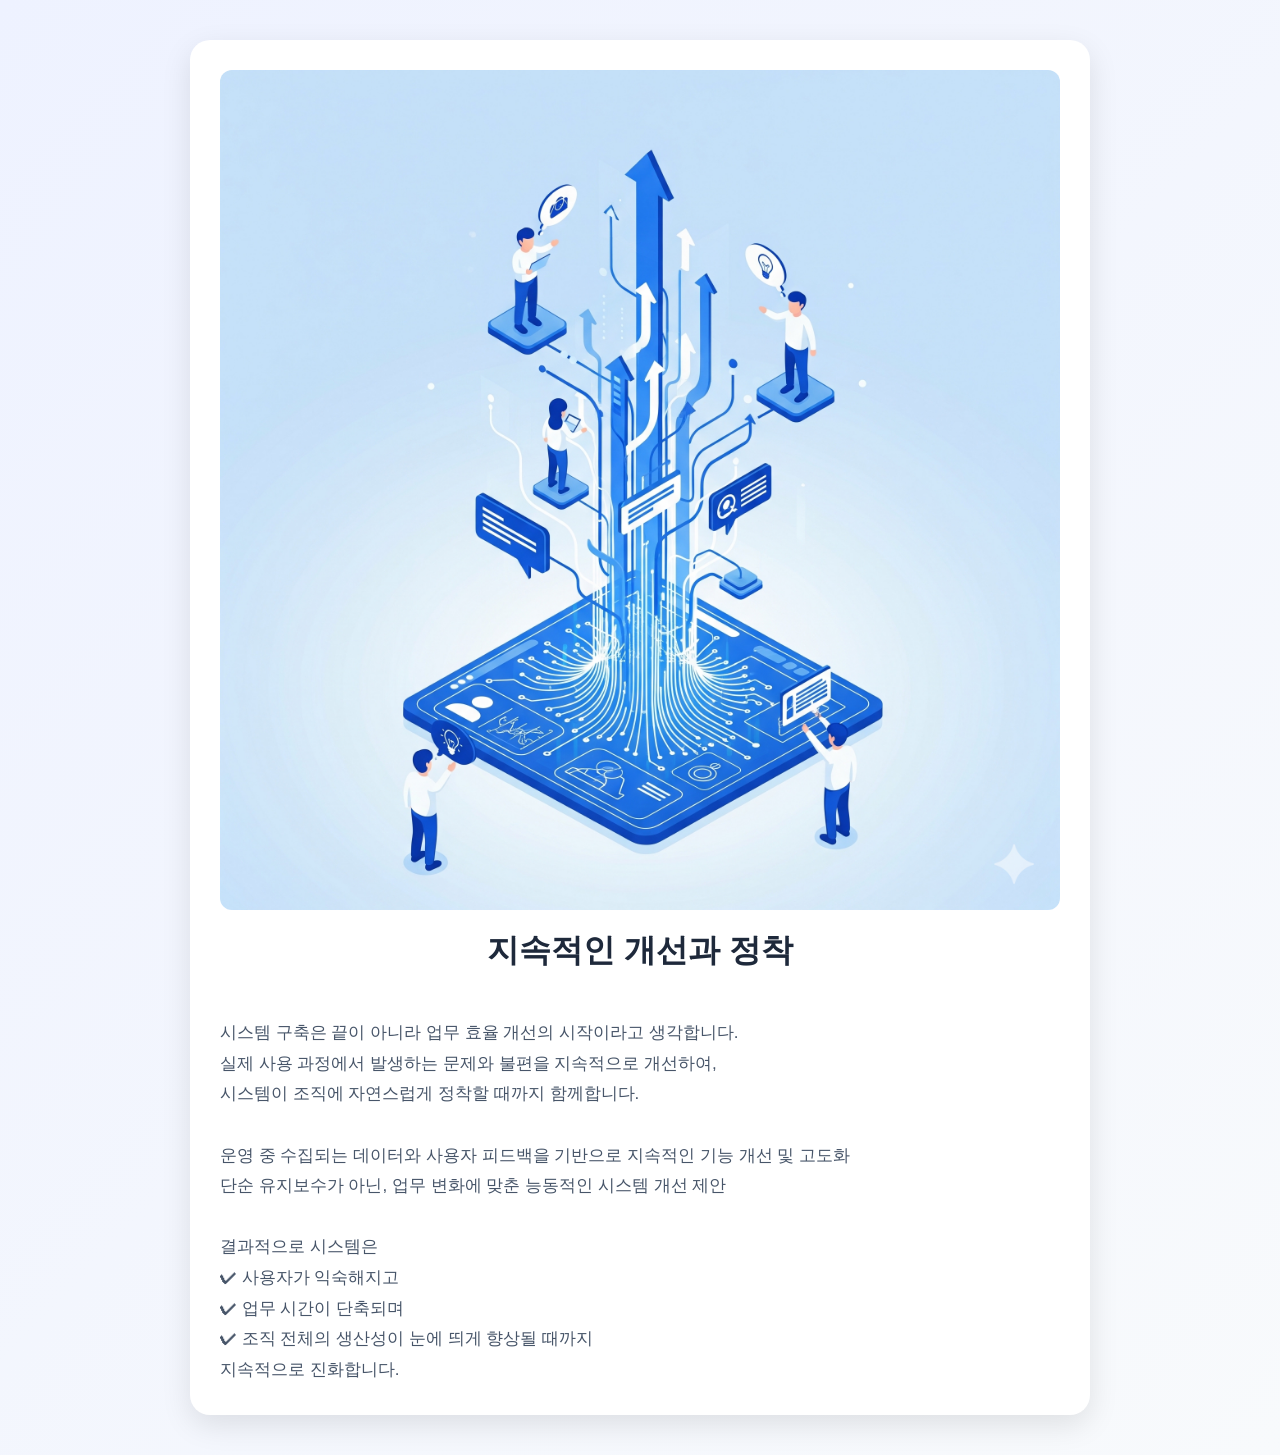
<file: continuous-improvement/index.html>
<!DOCTYPE html>
<html lang="ko">
<head>
  <meta charset="UTF-8" />
  <meta name="viewport" content="width=device-width, initial-scale=1.0" />
  <title>지속적인 개선과 정착</title>
  <style>
    * {
      box-sizing: border-box;
    }

    body {
      font-family: 'Arial', sans-serif;
      background: linear-gradient(135deg, #eef2ff, #f8fafc);
      margin: 0;
      padding: 40px 24px;
      min-height: 100vh;
    }

    .container {
      max-width: 900px;
      margin: 0 auto;
      background: white;
      border-radius: 20px;
      padding: 30px;
      box-shadow: 0 10px 30px rgba(0, 0, 0, 0.1);
    }

    img {
      display: block;
      width: 100%;
      border-radius: 12px;
    }

    h1 {
      margin: 20px 0 16px;
      color: #1e293b;
      font-size: 32px;
      line-height: 1.3;
      text-align: center;
    }

    p {
      margin: 0;
      color: #475569;
      line-height: 1.8;
      text-align: left;
      white-space: pre-line;
      font-size: 17px;
      word-break: keep-all;
    }

    @media (max-width: 768px) {
      body {
        padding: 16px;
      }

      .container {
        border-radius: 16px;
        padding: 20px 16px;
        box-shadow: 0 6px 18px rgba(0, 0, 0, 0.08);
      }

      img {
        border-radius: 10px;
      }

      h1 {
        margin: 16px 0 12px;
        font-size: 24px;
      }

      p {
        font-size: 15px;
        line-height: 1.75;
      }
    }

    @media (max-width: 480px) {
      body {
        padding: 12px;
      }

      .container {
        padding: 18px 14px;
        border-radius: 14px;
      }

      h1 {
        font-size: 22px;
        margin: 14px 0 10px;
      }

      p {
        font-size: 14px;
        line-height: 1.7;
      }
    }
  </style>
  <link rel="icon" href="/assets/img/favicon/favicon.ico" />
</head>
<body>
  <div class="container">
    <img src="/assets/img/detail/continuous-improvement.png" alt="지속적인 개선과 정착 이미지" />
    <h1>지속적인 개선과 정착</h1>
    <p>
시스템 구축은 끝이 아니라 업무 효율 개선의 시작이라고 생각합니다.
실제 사용 과정에서 발생하는 문제와 불편을 지속적으로 개선하여,
시스템이 조직에 자연스럽게 정착할 때까지 함께합니다.

운영 중 수집되는 데이터와 사용자 피드백을 기반으로 지속적인 기능 개선 및 고도화
단순 유지보수가 아닌, 업무 변화에 맞춘 능동적인 시스템 개선 제안

결과적으로 시스템은
✔ 사용자가 익숙해지고
✔ 업무 시간이 단축되며
✔ 조직 전체의 생산성이 눈에 띄게 향상될 때까지
지속적으로 진화합니다.
    </p>
  </div>
</body>
</html>
</file>
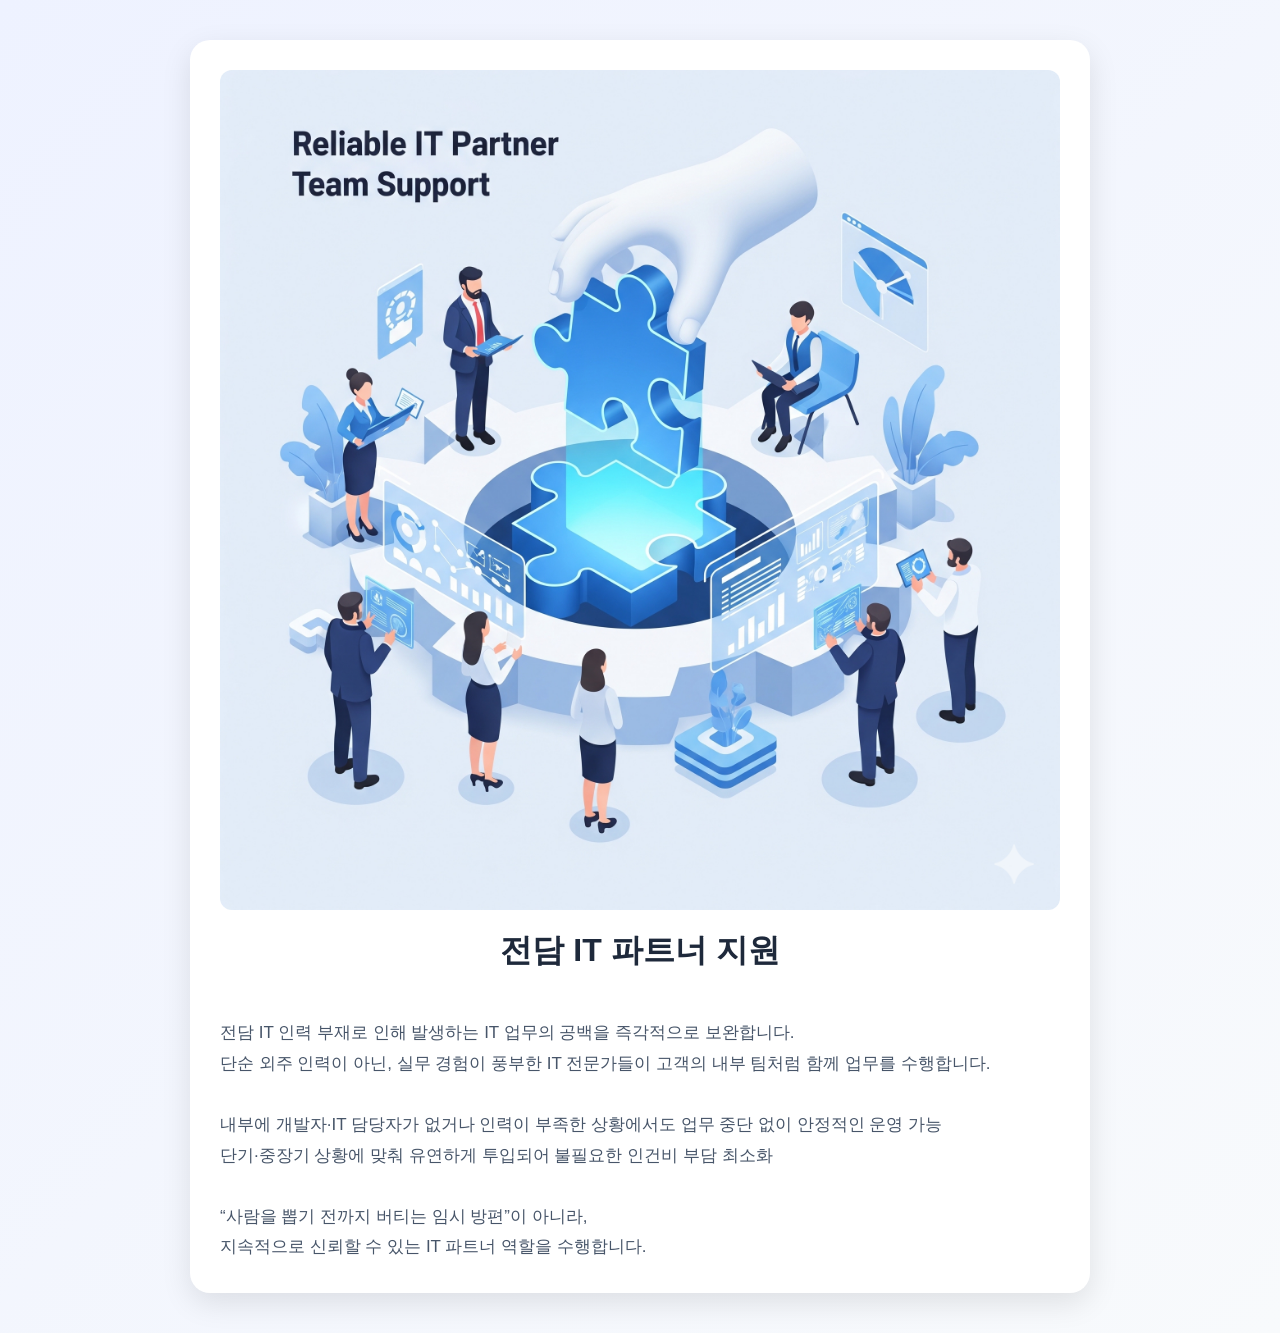
<file: it-partner-support/index.html>
<!DOCTYPE html>
<html lang="ko">
<head>
  <meta charset="UTF-8" />
  <meta name="viewport" content="width=device-width, initial-scale=1.0" />
  <title>전담 IT 파트너 지원</title>
  <style>
    * {
      box-sizing: border-box;
    }

    body {
      font-family: 'Arial', sans-serif;
      background: linear-gradient(135deg, #eef2ff, #f8fafc);
      margin: 0;
      padding: 40px 24px;
      min-height: 100vh;
    }

    .container {
      max-width: 900px;
      margin: 0 auto;
      background: white;
      border-radius: 20px;
      padding: 30px;
      box-shadow: 0 10px 30px rgba(0, 0, 0, 0.1);
    }

    img {
      display: block;
      width: 100%;
      border-radius: 12px;
    }

    h1 {
      margin: 20px 0 16px;
      color: #1e293b;
      font-size: 32px;
      line-height: 1.3;
      text-align: center;
    }

    p {
      margin: 0;
      color: #475569;
      line-height: 1.8;
      text-align: left;
      white-space: pre-line;
      font-size: 17px;
      word-break: keep-all;
    }

    @media (max-width: 768px) {
      body {
        padding: 16px;
      }

      .container {
        border-radius: 16px;
        padding: 20px 16px;
        box-shadow: 0 6px 18px rgba(0, 0, 0, 0.08);
      }

      img {
        border-radius: 10px;
      }

      h1 {
        margin: 16px 0 12px;
        font-size: 24px;
      }

      p {
        font-size: 15px;
        line-height: 1.75;
      }
    }

    @media (max-width: 480px) {
      body {
        padding: 12px;
      }

      .container {
        padding: 18px 14px;
        border-radius: 14px;
      }

      h1 {
        font-size: 22px;
        margin: 14px 0 10px;
      }

      p {
        font-size: 14px;
        line-height: 1.7;
      }
    }
  </style>
  <link rel="icon" href="/assets/img/favicon/favicon.ico" />
</head>
<body>
  <div class="container">
    <img src="/assets/img/detail/it-partner-support.png" alt="전담 IT 파트너 이미지" />
    <h1>전담 IT 파트너 지원</h1>
    <p>
전담 IT 인력 부재로 인해 발생하는 IT 업무의 공백을 즉각적으로 보완합니다.
단순 외주 인력이 아닌, 실무 경험이 풍부한 IT 전문가들이 고객의 내부 팀처럼 함께 업무를 수행합니다.

내부에 개발자·IT 담당자가 없거나 인력이 부족한 상황에서도 업무 중단 없이 안정적인 운영 가능
단기·중장기 상황에 맞춰 유연하게 투입되어 불필요한 인건비 부담 최소화

“사람을 뽑기 전까지 버티는 임시 방편”이 아니라,
지속적으로 신뢰할 수 있는 IT 파트너 역할을 수행합니다.
    </p>
  </div>
</body>
</html>
</file>
